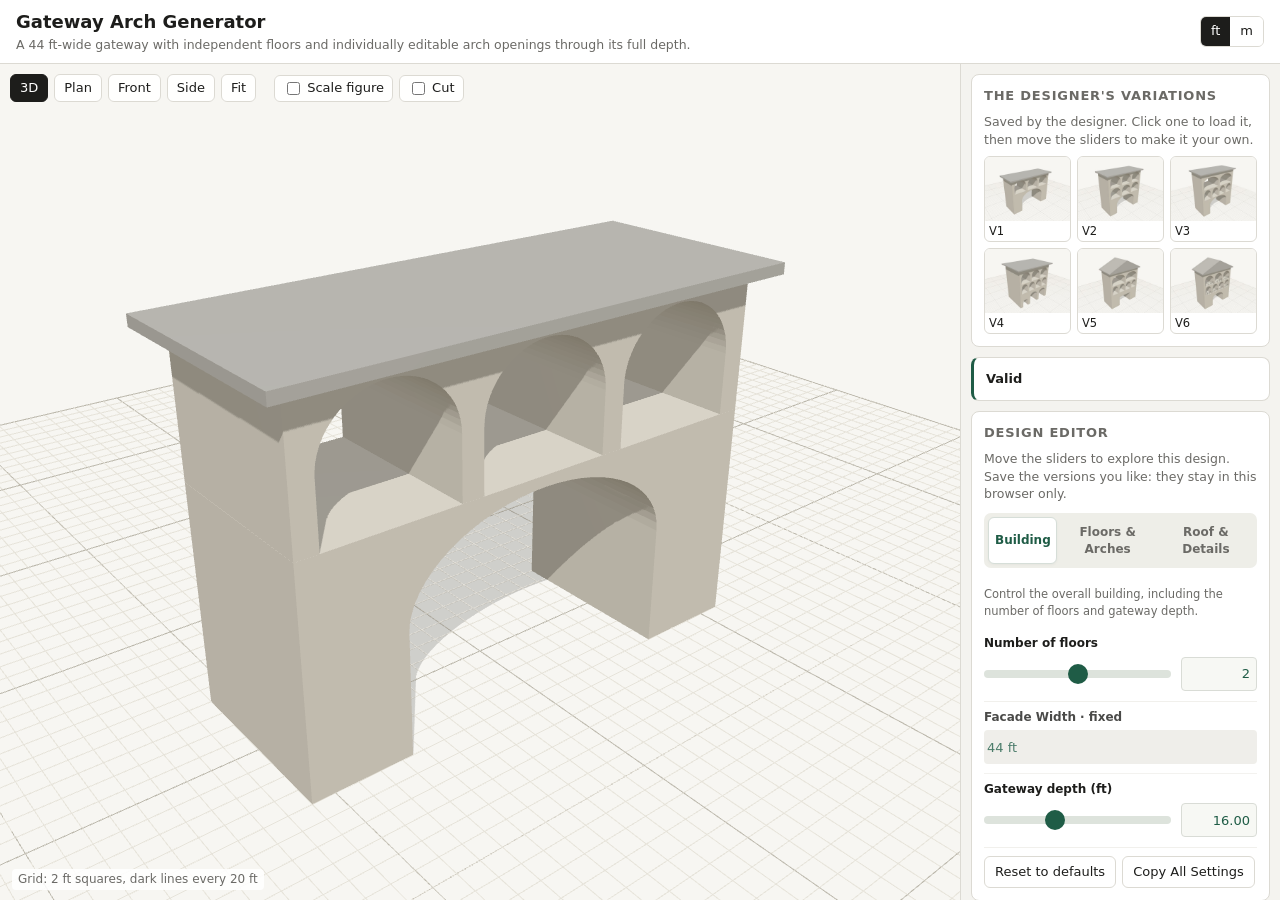
<file: index.html>
<!doctype html>
<html lang="en">
<head>
  <meta charset="utf-8">
  <script>
    // When this page lives in a folder of a website (yoursite.com/generator) and is opened
    // without the final slash, point relative files at the folder anyway. (No redirect, so
    // hosts that strip slashes can't cause a loop.)
    (function () {
      var p = location.pathname;
      if (location.protocol === 'file:' || p.endsWith('/') || /\.[a-z0-9]+$/i.test(p)) return;
      var base = document.createElement('base');
      // "/generator/index" (some servers drop .html) means the folder; "/generator" is the folder too.
      base.href = /\/index$/i.test(p) ? p.replace(/index$/i, '') : p + '/';
      document.head.appendChild(base);
    })();
  </script>
  <meta name="viewport" content="width=device-width, initial-scale=1">
  <title>Generator</title>
  <meta name="description" content="A 3D generator: design rules that produce variations, built with an AI agent.">
  <link rel="stylesheet" href="./app/style.css">

  <!-- If someone double-clicks index.html, modules can't load. Explain instead of showing a blank page. -->
  <script>
    if (location.protocol === 'file:') {
      document.addEventListener('DOMContentLoaded', function () {
        document.body.innerHTML =
          '<div class="fileguard"><h1>This page needs a local server</h1>' +
          '<p>You opened <code>index.html</code> straight from your files. Browsers block 3D code that way.</p>' +
          '<p><b>Easiest:</b> ask your agent <i>"Start a local server for this folder and give me the link."</i></p>' +
          '<p><b>Or in a terminal inside this folder:</b></p>' +
          '<pre>npx --yes serve .</pre><p>then open the link it prints (usually http://localhost:3000).</p>' +
          '<p>Full steps are in README.md.</p></div>';
      });
    }
  </script>

  <script>
    // Very old browsers (Safari before 16.4) can't load this page. Say so instead of staying blank.
    if (location.protocol !== 'file:' && !(window.HTMLScriptElement && HTMLScriptElement.supports && HTMLScriptElement.supports('importmap'))) {
      document.addEventListener('DOMContentLoaded', function () {
        document.body.innerHTML = '<div class="fileguard"><h1>This browser is too old for this page</h1>' +
          '<p>Update your browser, or open the page in a current Chrome, Edge, Firefox or Safari.</p></div>';
      });
    }
  </script>
  <script type="importmap">
  {
    "imports": {
      "three": "./lib/three/three.module.js",
      "three/addons/": "./lib/three/addons/",
      "three/examples/jsm/": "./lib/three/addons/",
      "lil-gui": "./lib/lil-gui.esm.js"
    }
  }
  </script>
</head>
<body>
  <header class="topbar">
    <div class="titles">
      <h1 id="toolName">Generator</h1>
      <p id="toolDesc"></p>
      <p id="byline" class="byline" hidden></p>
    </div>
    <div class="topbar-right">
      <span id="liveBadge" class="badge" hidden title="This page reloads your generator by itself whenever generator.js changes.">Live reload on</span>
      <div class="seg" role="group" aria-label="Units">
        <button type="button" data-units="feet" class="on">ft</button>
        <button type="button" data-units="meters">m</button>
      </div>
    </div>
  </header>

  <main class="layout">
    <section class="stage" aria-label="3D view">
      <div id="viewport"></div>

      <div class="viewbar" role="toolbar" aria-label="View">
        <button type="button" data-view="3d" class="on">3D</button>
        <button type="button" data-view="plan">Plan</button>
        <button type="button" data-view="front">Front</button>
        <button type="button" data-view="side">Side</button>
        <button type="button" id="fitBtn" title="Frame the whole model">Fit</button>
        <span class="sep"></span>
        <label class="chk"><input type="checkbox" id="figureChk"> Scale figure</label>
        <label class="chk"><input type="checkbox" id="cutChk"> Cut</label>
        <label id="cutControl" class="cut-control" hidden>
          <span>Cut height</span>
          <input type="range" id="cutRange" min="0" max="1" step="0.001" value="0.5" disabled aria-label="Cut height">
          <output id="cutLabel" class="muted" for="cutRange"></output>
        </label>
      </div>

      <div id="gridLabel" class="gridlabel"></div>

      <div id="errorBox" class="errorbox" hidden role="alert">
        <div class="errorhead">
          <strong>Your generator has a problem</strong>
          <button type="button" id="errorClose" aria-label="Hide">×</button>
        </div>
        <p class="muted">The last working version is still showing. Copy the error and paste it to your agent.</p>
        <pre id="errorText"></pre>
        <button type="button" id="errorCopy" class="primary">Copy error for my agent</button>
      </div>

      <div id="toast" class="toast" hidden></div>
    </section>

    <aside class="panel">
      <section class="card" id="featCard" hidden>
        <h2>The designer's variations</h2>
        <p class="hint" id="featHint">Saved by the designer. Click one to load it, then move the sliders to make it your own.</p>
        <div id="featGrid" class="vargrid"></div>
      </section>

      <section class="card feedback" id="warnCard">
        <div id="previewStatus" role="status" aria-live="polite">Loading preview…</div>
        <details id="ruleDetails" hidden>
          <summary id="ruleSummary">Rule details</summary>
          <ul id="warnList" class="warnlist"></ul>
        </details>
      </section>

      <section class="card">
        <h2>Design editor</h2>
        <p class="hint" id="useHint">Select a floor or arch to edit it. Drag a track or type a precise dimension.</p>
        <div id="guiHost"></div>
        <div class="row">
          <button type="button" id="resetBtn">Reset to defaults</button>
          <button type="button" id="copySettingsBtn" title="Copy the complete generator configuration as text">Copy All Settings</button>
        </div>
      </section>

      <section class="card">
        <h2>Model</h2>
        <dl id="statsList" class="stats"></dl>
      </section>

      <section class="card">
        <h2 id="varTitle">Variations</h2>
        <div class="row">
          <button type="button" id="saveVarBtn" class="primary">Save variation</button>
          <button type="button" id="sheetBtn">Download sheet</button>
          <button type="button" id="exportVarBtn" title="Save your variations as variations.json, to publish them with your tool">Export for website</button>
        </div>
        <div id="varGrid" class="vargrid"></div>
        <p id="varEmpty" class="hint">Saved variations appear here. Click one to bring it back.</p>
      </section>

      <section class="card">
        <h2>Context</h2>
        <p class="hint">Bring in your own model (OBJ, STL or GLB from Rhino) to design around. It is never exported.</p>
        <div class="row">
          <button type="button" id="importBtn">Import model…</button>
          <label class="chk"><input type="checkbox" id="ctxShowChk" checked disabled> Show</label>
          <button type="button" id="ctxClearBtn" disabled>Remove</button>
        </div>
        <p id="ctxInfo" class="hint"></p>
        <input type="file" id="importFile" accept=".obj,.stl,.glb" hidden>
      </section>

      <section class="card">
        <h2>Export</h2>
        <div class="row">
          <button type="button" id="stlBtn" class="primary">STL for printing…</button>
          <button type="button" id="objBtn">OBJ for Rhino…</button>
          <button type="button" id="shotBtn">Screenshot</button>
        </div>
      </section>
    </aside>
  </main>

  <!-- Import dialog -->
  <dialog id="importDlg">
    <form method="dialog">
      <h2>Import a context model</h2>
      <p id="importName" class="muted"></p>
      <label>The file's units
        <select id="importUnits">
          <option value="feet">Feet</option>
          <option value="inches">Inches</option>
          <option value="meters">Meters</option>
          <option value="centimeters">Centimeters</option>
          <option value="millimeters">Millimeters</option>
        </select>
      </label>
      <label>Which way is up?
        <select id="importUp">
          <option value="z">Z is up (Rhino, most CAD)</option>
          <option value="y">Y is up (GLB, Blender exports, three.js)</option>
        </select>
      </label>
      <label>Heights
        <select id="importHeight">
          <option value="keep">Keep the file's heights (its 0 is the ground)</option>
          <option value="drop">Put its lowest point on the ground</option>
        </select>
      </label>
      <label class="chk"><input type="checkbox" id="importCenter" checked> Move it to the center of the grid (left/right and front/back only)</label>
      <p class="hint">Not sure about units? Pick one, turn on the scale figure, and import again if it looks wrong. If the model floats or sinks, import again and change Heights.</p>
      <menu>
        <button value="cancel" type="submit">Cancel</button>
        <button value="ok" type="submit" class="primary">Import</button>
      </menu>
    </form>
  </dialog>

  <!-- STL dialog -->
  <dialog id="stlDlg">
    <form method="dialog">
      <h2>Export STL for printing</h2>
      <label>Print scale
        <select id="stlScale">
          <option value="1">Full size (1:1)</option>
          <option value="12">1" = 1'-0" (1:12)</option>
          <option value="24">1/2" = 1'-0" (1:24)</option>
          <option value="48">1/4" = 1'-0" (1:48)</option>
          <option value="96">1/8" = 1'-0" (1:96)</option>
          <option value="192">1/16" = 1'-0" (1:192)</option>
          <option value="20">1:20</option>
          <option value="50">1:50</option>
          <option value="100">1:100</option>
          <option value="200">1:200</option>
          <option value="500">1:500</option>
        </select>
      </label>
      <p id="stlInfo"></p>
      <ul id="stlWarn" class="warnlist"></ul>
      <p class="hint">The file is in millimeters with Z up, which is what slicers expect. Only your design is exported, not the context, figure or ground. The thin-part check measures each part's overall size, so a thin wall inside a bigger shape can slip past it: always check the file in your slicer.</p>
      <menu>
        <button value="cancel" type="submit">Cancel</button>
        <button value="ok" type="submit" class="primary">Download STL</button>
      </menu>
    </form>
  </dialog>

  <!-- OBJ dialog -->
  <dialog id="objDlg">
    <form method="dialog">
      <h2>Export OBJ for Rhino</h2>
      <label>Units in the file
        <select id="objUnits">
          <option value="feet">Feet</option>
          <option value="inches">Inches</option>
          <option value="meters">Meters</option>
          <option value="millimeters">Millimeters</option>
        </select>
      </label>
      <p class="hint">Real size, Z up. In Rhino, set your document to the same units first (type <code>Units</code> in the command line), then File &gt; Import with "Map OBJ Y to Rhino Z" unchecked. The unit is in the file name so you don't forget.</p>
      <menu>
        <button value="cancel" type="submit">Cancel</button>
        <button value="ok" type="submit" class="primary">Download OBJ</button>
      </menu>
    </form>
  </dialog>

  <script type="module" src="./app/app.js"></script>
  <script>
    // If the tool's own files never load (usually a website that sends every address to its home page),
    // say so instead of leaving a blank page.
    setTimeout(function () {
      if (window.__appLoaded || location.protocol === 'file:') return;
      var stage = document.querySelector('.stage');
      if (stage) stage.innerHTML = '<div class="fileguard"><h1>The tool\'s files didn\'t load</h1>' +
        '<p>On your website: link to <code>generator/index.html</code>, keep the whole folder together, and for Lovable, Next.js or Vite put it inside <code>public/</code>. Some sites send every address to their home page; ask your agent to make an exception for the <code>generator</code> folder.</p>' +
        '<p>On your computer: refresh the page. If it still shows this, check the terminal running the server is open.</p></div>';
    }, 12000);
  </script>
</body>
</html>
</file>
<file: app/style.css>
/* Generator Starter styles.
   To restyle, change the variables below (or ask your agent to match your BRAND.md / DESIGN.md). */
:root {
  --bg: #f4f3ef;
  --panel: #ffffff;
  --ink: #1d1d1b;
  --muted: #6b6a66;
  --line: #dcdad3;
  --accent: #1f5c46;       /* buttons, highlights */
  --accent-ink: #ffffff;
  --warn: #9a5b00;
  --warn-bg: #fff4e0;
  --err: #a1251b;
  --err-bg: #fdecea;
  --radius: 8px;
  --font: system-ui, -apple-system, "Segoe UI", Roboto, Helvetica, Arial, sans-serif;
  --panel-w: 320px;
}

* { box-sizing: border-box; }
[hidden] { display: none !important; }
html, body { margin: 0; height: 100%; }
body { accent-color: var(--accent); font-family: var(--font); color: var(--ink); background: var(--bg); font-size: 14px; line-height: 1.4; }
code { font-family: ui-monospace, Menlo, Consolas, monospace; font-size: 0.92em; background: #efeee8; padding: 0 3px; border-radius: 3px; }
h1, h2 { margin: 0; }
h2 { font-size: 13px; text-transform: uppercase; letter-spacing: 0.06em; color: var(--muted); margin-bottom: 8px; }
.muted { color: var(--muted); }
.hint { color: var(--muted); font-size: 12.5px; margin: 6px 0; }

button {
  font: inherit; font-size: 13px; cursor: pointer;
  background: var(--panel); color: var(--ink);
  border: 1px solid var(--line); border-radius: 6px; padding: 6px 10px;
}
button:hover:not(:disabled) { border-color: var(--ink); }
button:disabled { opacity: 0.45; cursor: not-allowed; }
button.primary { background: var(--accent); color: var(--accent-ink); border-color: var(--accent); }
button.primary:hover:not(:disabled) { filter: brightness(1.1); border-color: var(--accent); }
button:focus-visible, input:focus-visible, select:focus-visible { outline: 2px solid var(--accent); outline-offset: 2px; }

.topbar {
  display: flex; align-items: center; justify-content: space-between; gap: 12px;
  padding: 10px 16px; background: var(--panel); border-bottom: 1px solid var(--line);
  height: 64px;
}
.titles { min-width: 0; }
.titles h1 { font-size: 18px; white-space: nowrap; overflow: hidden; text-overflow: ellipsis; }
.titles p { margin: 2px 0 0; color: var(--muted); font-size: 12.5px; white-space: nowrap; overflow: hidden; text-overflow: ellipsis; }
.topbar-right { display: flex; align-items: center; gap: 10px; flex-shrink: 0; }
.badge { font-size: 12px; color: var(--accent); border: 1px solid var(--accent); border-radius: 999px; padding: 2px 8px; }

.seg { display: inline-flex; border: 1px solid var(--line); border-radius: 6px; overflow: hidden; }
.seg button { border: 0; border-radius: 0; padding: 5px 10px; }
.seg button.on { background: var(--ink); color: #fff; }

.layout { display: flex; height: calc(100% - 64px); }
.stage { position: relative; flex: 1; min-width: 0; }
#viewport { position: absolute; inset: 0; }
#viewport canvas { display: block; width: 100%; height: 100%; touch-action: none; }

.viewbar {
  position: absolute; top: 10px; left: 10px; right: 10px;
  display: flex; flex-wrap: wrap; align-items: center; gap: 6px;
  pointer-events: none;
}
.viewbar > * { pointer-events: auto; }
.viewbar button { padding: 4px 9px; background: rgba(255,255,255,0.92); }
.viewbar button.on { background: var(--ink); color: #fff; border-color: var(--ink); }
.viewbar .sep { width: 6px; }
.chk { display: inline-flex; align-items: center; gap: 4px; font-size: 13px; background: rgba(255,255,255,0.92); border: 1px solid var(--line); border-radius: 6px; padding: 3px 8px; }
.card .chk { background: transparent; border: 0; padding: 0; }
#cutRange { width: 150px; min-height: 32px; }
.cut-control { display: inline-flex; flex-wrap: wrap; align-items: center; gap: 8px; padding: 3px 8px; background: rgba(255,255,255,.94); border: 1px solid var(--line); border-radius: 6px; font-size: 12px; }
.cut-control output { min-width: 70px; font-variant-numeric: tabular-nums; }

.gridlabel { position: absolute; left: 12px; bottom: 10px; font-size: 12px; color: var(--muted); background: rgba(255,255,255,0.85); padding: 2px 6px; border-radius: 4px; pointer-events: none; }

.errorbox {
  position: absolute; left: 12px; right: 12px; bottom: 40px; max-width: 720px;
  background: var(--err-bg); border: 1px solid var(--err); border-radius: var(--radius);
  padding: 10px 12px; box-shadow: 0 6px 24px rgba(0,0,0,0.12);
}
.errorhead { display: flex; justify-content: space-between; align-items: center; color: var(--err); }
.errorhead button { border: 0; background: transparent; font-size: 18px; line-height: 1; padding: 0 4px; color: var(--err); }
.errorbox pre { white-space: pre-wrap; word-break: break-word; max-height: 160px; overflow: auto; background: #fff; border: 1px solid #f2c4bf; border-radius: 6px; padding: 8px; font-size: 12px; margin: 6px 0 8px; }

.toast {
  position: absolute; left: 50%; top: 52px; transform: translateX(-50%);
  background: var(--ink); color: #fff; padding: 7px 14px; border-radius: 6px; font-size: 13px;
  box-shadow: 0 4px 16px rgba(0,0,0,0.2); max-width: 90%;
}

.panel {
  width: var(--panel-w); flex-shrink: 0; overflow-y: auto;
  background: var(--bg); border-left: 1px solid var(--line); padding: 10px;
}
.card { background: var(--panel); border: 1px solid var(--line); border-radius: var(--radius); padding: 12px; margin-bottom: 10px; }
.row { display: flex; flex-wrap: wrap; gap: 6px; margin-top: 8px; }

/* Slider panel (lil-gui), restyled to match the page */
#guiHost .lil-gui {
  --background-color: #ffffff; --text-color: var(--ink);
  --title-background-color: #ffffff; --title-text-color: var(--ink);
  --widget-color: #ecebe5; --hover-color: #e2e0d8; --focus-color: #d6d3c8;
  --number-color: var(--accent); --string-color: var(--accent);
  --font-family: var(--font); --font-size: 13px; --input-font-size: 13px;
  --name-width: 40%; --widget-height: 26px; --padding: 4px; --spacing: 5px;
  --slider-input-width: 30%; --slider-input-min-width: 56px; --color-input-width: 34%; --color-input-min-width: 74px; --widget-border-radius: 4px;
}
#guiHost .lil-gui.lil-root { width: 100%; }
#guiHost .lil-gui.lil-root > .lil-title { display: none; }
#guiHost .lil-gui .lil-controller .lil-name { white-space: normal; line-height: 1.35; padding-right: 6px; }
#guiHost .lil-gui .lil-controller { border-bottom: 1px solid #f1f0ec; }

.warnlist { margin: 0; padding-left: 18px; }
.warnlist li { color: var(--warn); margin: 4px 0; }
#warnCard { border-left: 3px solid var(--accent); }
#warnCard[data-state="warning"] { background: #fffaf0; border-left-color: var(--warn); }
#warnCard[data-state="invalid"] { background: #fff3f1; border-left-color: var(--err); }
#previewStatus { font-weight: 650; font-size: 13px; }
#ruleDetails { margin-top: 6px; }
#ruleDetails summary { cursor: pointer; color: var(--muted); font-size: 12px; padding: 4px 0; }
#ruleDetails .warnlist { font-size: 12px; margin-top: 6px; }

/* Section tabs keep the active design task compact and the model in view. */
.editor-tabs { display: grid; grid-template-columns: minmax(0,.8fr) minmax(0,1.1fr) minmax(0,1.1fr); gap: 4px; margin: 10px 0 12px; padding: 4px; background: #eeeee8; border-radius: 7px; }
.editor-tabs button { min-height: 34px; padding: 6px; border-color: transparent; background: transparent; color: var(--muted); font-size: 12px; font-weight: 600; }
.editor-tabs button[aria-selected="true"] { background: #fff; color: var(--accent); border-color: #d6ded8; box-shadow: 0 1px 3px #0000000b; }
.editor-note { margin: 6px 0 8px; color: var(--muted); font-size: 11.5px; line-height: 1.45; }
.editor-heading { margin: 14px 0 3px; padding-top: 12px; border-top: 1px solid var(--line); font-size: 12px; font-weight: 650; color: var(--ink); }
#guiHost .lil-gui { --widget-height: 34px; --slider-input-min-width: 76px; --slider-input-width: 76px; --spacing: 4px; }
#guiHost .lil-gui .lil-title { display: none; }
#guiHost .lil-gui .lil-gui { border: 0; }
#guiHost .lil-gui .lil-children { padding: 0; }
#guiHost .lil-gui .lil-controller { padding: 7px 0 9px; margin: 0; }
#guiHost .lil-gui .lil-controller:not(.lil-boolean) { flex-wrap: wrap; }
#guiHost .lil-gui .lil-controller:not(.lil-boolean) .lil-name { width: 100%; margin-bottom: 5px; font-size: 12px; font-weight: 550; }
#guiHost .lil-gui .lil-widget { width: 100%; min-width: 0; }
#guiHost .lil-gui .lil-boolean .lil-name { width: auto; flex: 1; font-size: 12px; }
#guiHost .lil-gui .lil-boolean .lil-widget { width: auto; flex: 0 0 28px; }
#guiHost .lil-gui .roof-railing-control .lil-name { width: 100%; margin-bottom: 5px; font-weight: 550; }
#guiHost .lil-gui .lil-number input[type="text"], #guiHost .lil-gui .lil-number input[type="number"] { flex: 0 0 76px; width: 76px; min-width: 0; text-align: right; font-variant-numeric: tabular-nums; padding: 6px; border: 1px solid #d9dcd6; background: #f7f8f4; }
#guiHost .lil-gui .lil-widget .parameter-range { flex: 1 1 0; width: 0; min-width: 70px; height: 36px; margin: 0 10px 0 0; padding: 0; cursor: ew-resize; touch-action: pan-y; background: transparent; accent-color: var(--accent); appearance: none; -webkit-appearance: none; }
#guiHost .parameter-range::-webkit-slider-runnable-track { height: 8px; border-radius: 5px; background: #dde3dc; }
#guiHost .parameter-range::-webkit-slider-thumb { appearance: none; -webkit-appearance: none; height: 20px; width: 20px; border-radius: 50%; background: var(--accent); margin-top: -6px; }
#guiHost .parameter-range::-moz-range-track { height: 8px; border-radius: 5px; background: #dde3dc; }
#guiHost .parameter-range::-moz-range-thumb { height: 18px; width: 18px; border-radius: 50%; border: 0; background: var(--accent); }
#guiHost .lil-gui .lil-disabled { opacity: .8; }
#guiHost .lil-gui .lil-disabled input { font-variant-numeric: tabular-nums; }

.stats { display: grid; grid-template-columns: minmax(0, 1fr) auto; gap: 3px 10px; margin: 0; }
.stats dt { color: var(--muted); }
.stats dd { margin: 0; text-align: right; font-variant-numeric: tabular-nums; white-space: nowrap; max-width: 14em; overflow: hidden; text-overflow: ellipsis; }

.vargrid { display: grid; grid-template-columns: repeat(3, 1fr); gap: 6px; margin-top: 8px; }
.var { position: relative; border: 1px solid var(--line); border-radius: 6px; overflow: hidden; cursor: pointer; background: #fff; padding: 0; }
.var img { display: block; width: 100%; aspect-ratio: 4 / 3; object-fit: cover; }
.var span { display: block; font-size: 11.5px; padding: 2px 4px; text-align: left; }
.var.active { outline: 2px solid var(--accent); }
.var .del { position: absolute; top: 2px; right: 2px; width: 20px; height: 20px; padding: 0; line-height: 18px; font-size: 14px; border-radius: 50%; background: rgba(255,255,255,0.9); }

dialog { border: 1px solid var(--line); border-radius: var(--radius); padding: 18px; width: min(440px, 92vw); color: var(--ink); }
dialog::backdrop { background: rgba(0,0,0,0.35); }
dialog h2 { font-size: 16px; text-transform: none; letter-spacing: 0; color: var(--ink); margin-bottom: 10px; }
dialog label { display: block; margin: 10px 0; font-size: 13px; }
dialog label.chk { display: flex; }
dialog select { display: block; width: 100%; margin-top: 4px; font: inherit; padding: 6px; border: 1px solid var(--line); border-radius: 6px; background: #fff; }
dialog menu { display: flex; justify-content: flex-end; gap: 8px; padding: 0; margin: 14px 0 0; }

.fileguard { max-width: 620px; margin: 60px auto; padding: 24px; background: #fff; border: 1px solid var(--line); border-radius: var(--radius); }
.fileguard h1 { font-size: 22px; margin-bottom: 10px; }
.fileguard pre { background: #efeee8; padding: 10px; border-radius: 6px; }

/* Phones and narrow windows: stack the panel under the 3D view */
@media (max-width: 820px) {
  .topbar { height: auto; flex-wrap: wrap; }
  .layout { display: block; height: auto; }
  .stage { height: 62vh; min-height: 320px; }
  .panel { width: auto; border-left: 0; border-top: 1px solid var(--line); }
  .titles p { white-space: normal; }
}

.byline { margin: 2px 0 0; color: var(--muted); font-size: 12.5px; white-space: nowrap; overflow: hidden; text-overflow: ellipsis; }
.byline a { color: var(--accent); }
</file>
